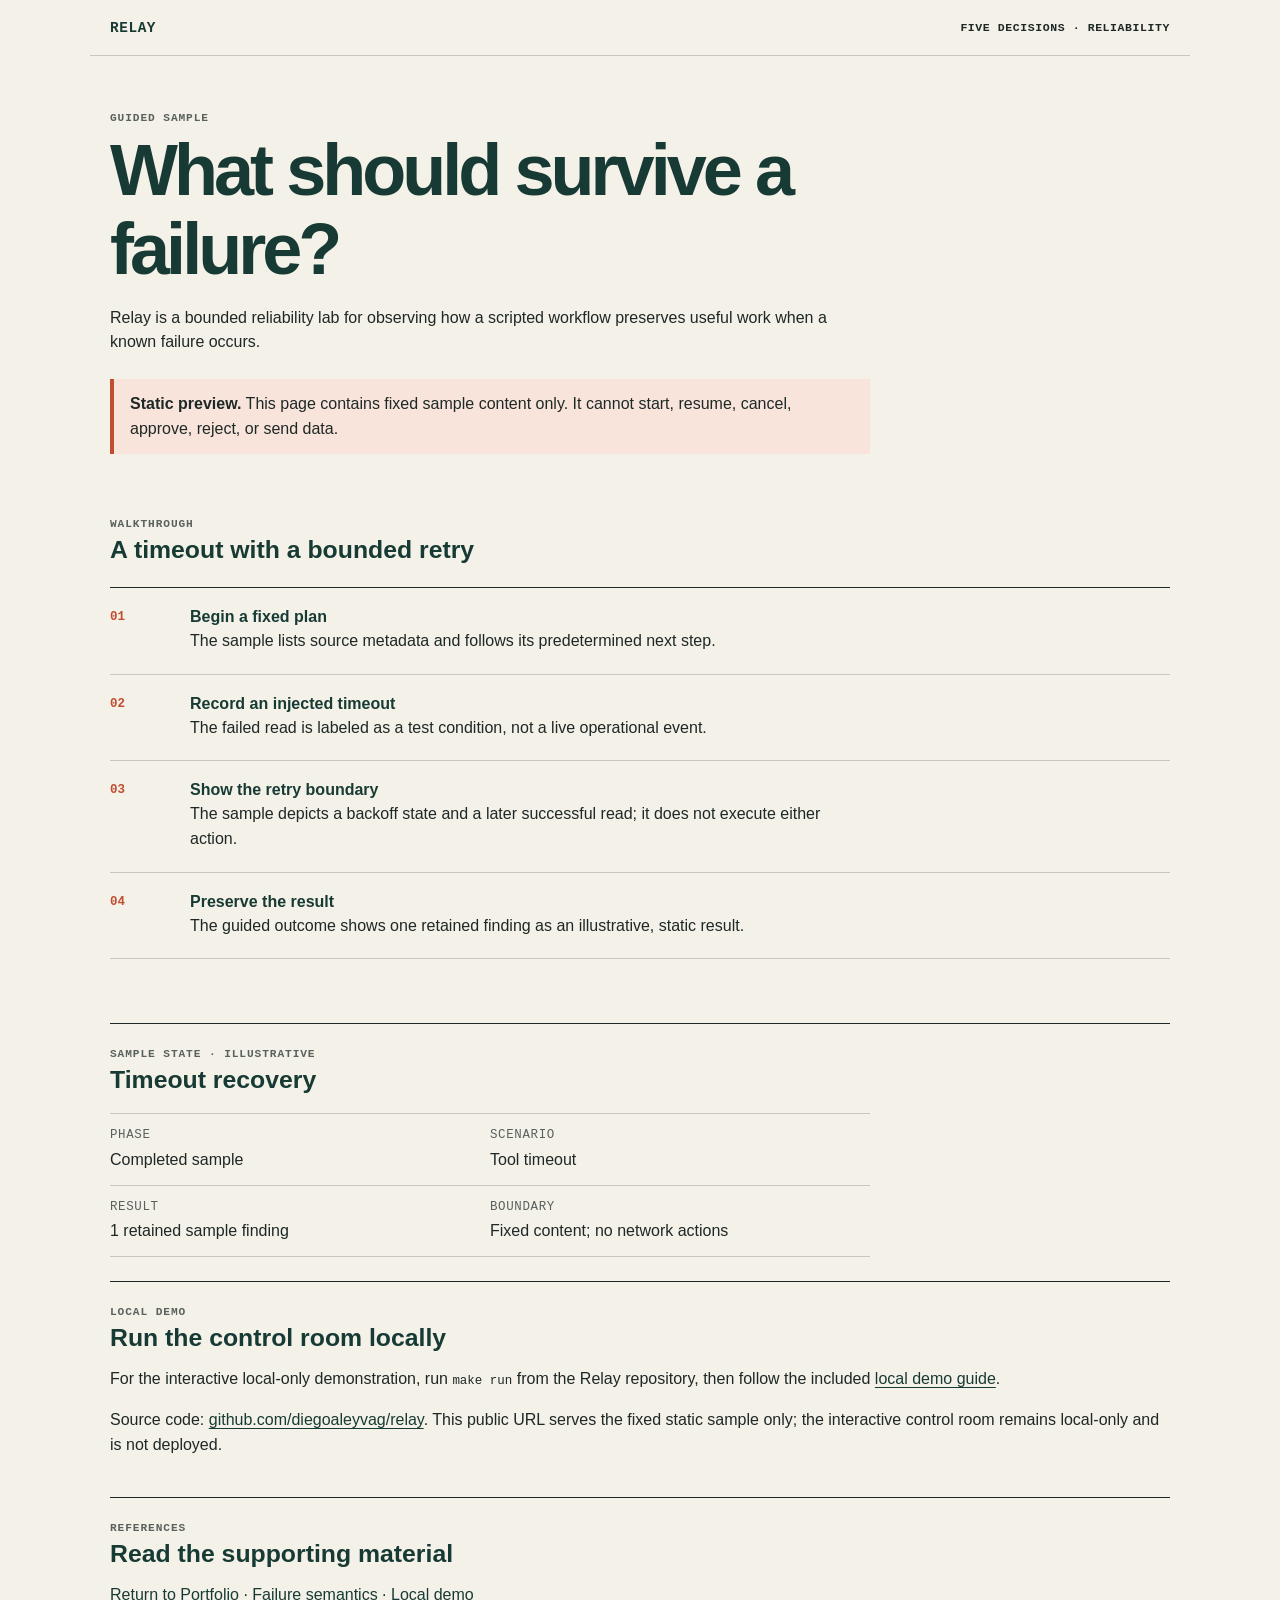
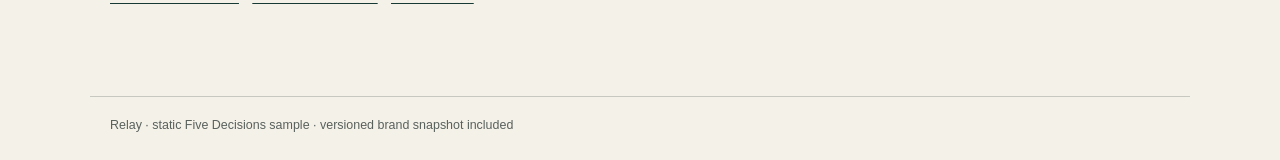
<file: preview/index.html>
<!doctype html>
<html lang="en">
<head>
  <meta charset="utf-8">
  <meta name="viewport" content="width=device-width, initial-scale=1">
  <meta name="description" content="A static, limited Relay guided sample.">
  <title>Relay — Five Decisions preview</title>
  <link rel="icon" href="favicon.ico" sizes="16x16" type="image/x-icon">
  <link rel="stylesheet" href="preview.css">
</head>
<body>
  <header>
    <a class="brand" href="./">Relay</a>
    <span>Five Decisions · Reliability</span>
  </header>
  <main>
    <section class="hero" aria-labelledby="question">
      <p class="eyebrow">Guided sample</p>
      <h1 id="question">What should survive a failure?</h1>
      <p>Relay is a bounded reliability lab for observing how a scripted workflow preserves useful work when a known failure occurs.</p>
      <p class="notice"><strong>Static preview.</strong> This page contains fixed sample content only. It cannot start, resume, cancel, approve, reject, or send data.</p>
    </section>

    <section aria-labelledby="walkthrough">
      <p class="eyebrow">Walkthrough</p>
      <h2 id="walkthrough">A timeout with a bounded retry</h2>
      <ol class="steps">
        <li><span>01</span><div><h3>Begin a fixed plan</h3><p>The sample lists source metadata and follows its predetermined next step.</p></div></li>
        <li><span>02</span><div><h3>Record an injected timeout</h3><p>The failed read is labeled as a test condition, not a live operational event.</p></div></li>
        <li><span>03</span><div><h3>Show the retry boundary</h3><p>The sample depicts a backoff state and a later successful read; it does not execute either action.</p></div></li>
        <li><span>04</span><div><h3>Preserve the result</h3><p>The guided outcome shows one retained finding as an illustrative, static result.</p></div></li>
      </ol>
    </section>

    <section class="sample" aria-labelledby="sample-title">
      <p class="eyebrow">Sample state · illustrative</p>
      <h2 id="sample-title">Timeout recovery</h2>
      <dl>
        <div><dt>Phase</dt><dd>Completed sample</dd></div>
        <div><dt>Scenario</dt><dd>Tool timeout</dd></div>
        <div><dt>Result</dt><dd>1 retained sample finding</dd></div>
        <div><dt>Boundary</dt><dd>Fixed content; no network actions</dd></div>
      </dl>
    </section>

    <section class="next" aria-labelledby="local-demo">
      <p class="eyebrow">Local demo</p>
      <h2 id="local-demo">Run the control room locally</h2>
      <p>For the interactive local-only demonstration, run <code>make run</code> from the Relay repository, then follow the included <a href="demo.html">local demo guide</a>.</p>
      <p>Source code: <a href="https://github.com/diegoaleyvag/relay">github.com/diegoaleyvag/relay</a>. This public URL serves the fixed static sample only; the interactive control room remains local-only and is not deployed.</p>
    </section>
    <section class="resources" aria-labelledby="resources">
      <p class="eyebrow">References</p>
      <h2 id="resources">Read the supporting material</h2>
      <p><a href="https://diegoaleyvag.github.io/">Return to Portfolio</a> · <a href="methodology.html">Failure semantics</a> · <a href="demo.html">Local demo</a></p>
    </section>
  </main>
  <footer>Relay · static Five Decisions sample · versioned brand snapshot included</footer>
</body>
</html>
</file>
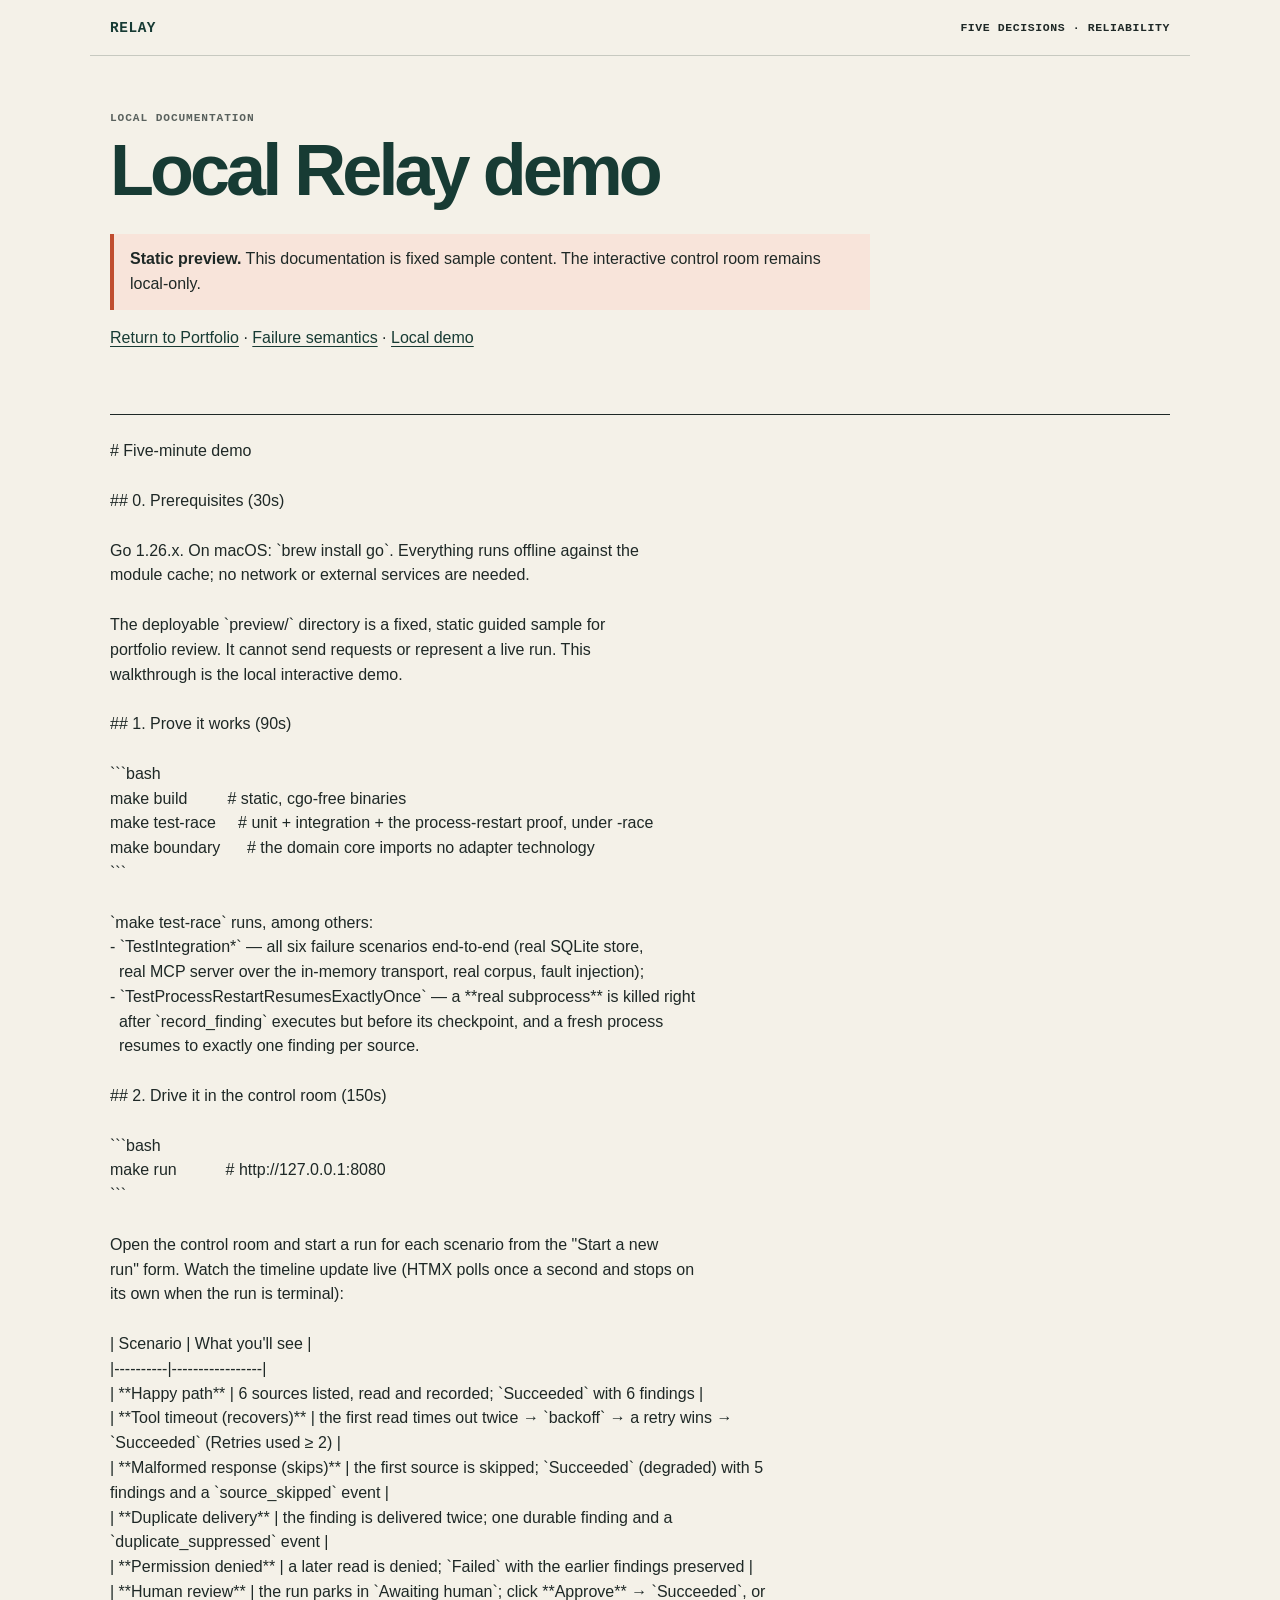
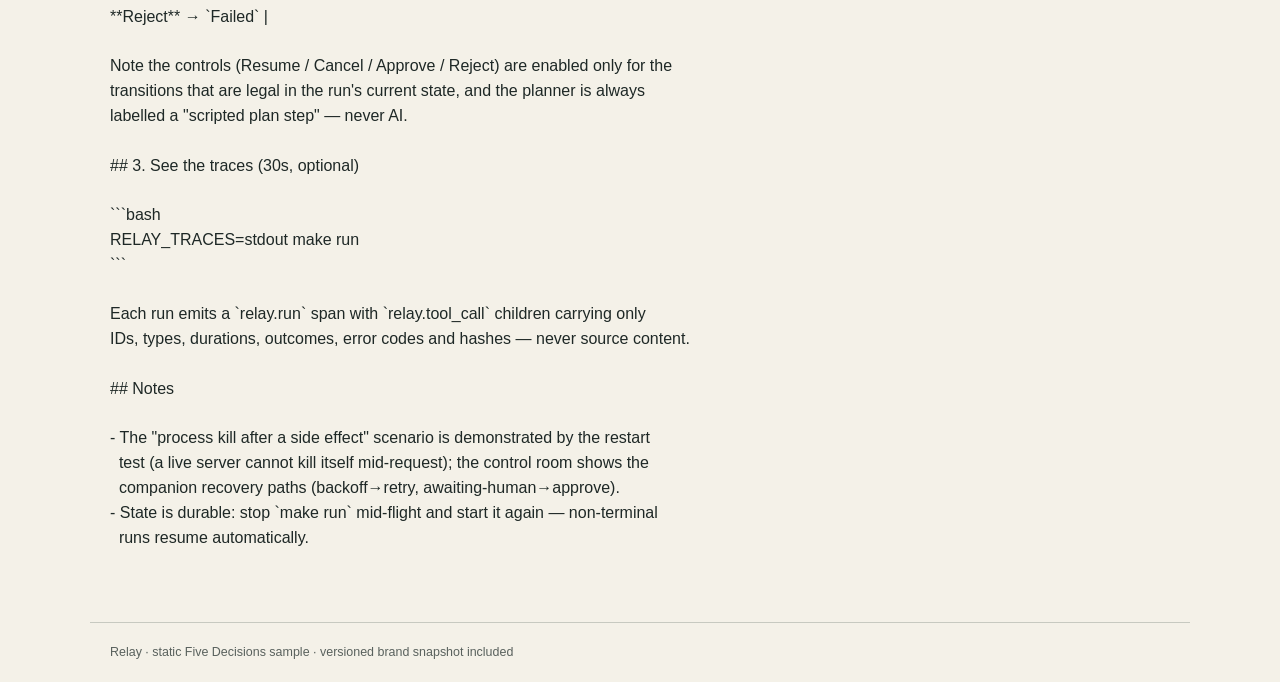
<file: preview/demo.html>
<!doctype html>
<html lang="en">
<head>
  <meta charset="utf-8">
  <meta name="viewport" content="width=device-width, initial-scale=1">
  <meta name="description" content="Static Relay documentation for local use.">
  <title>Local Relay demo | Relay preview</title>
  <link rel="icon" href="favicon.ico" sizes="16x16" type="image/x-icon">
  <link rel="stylesheet" href="preview.css">
</head>
<body>
  <header>
    <a class="brand" href="./">Relay</a>
    <span>Five Decisions · Reliability</span>
  </header>
  <main>
    <section class="hero">
      <p class="eyebrow">Local documentation</p>
      <h1>Local Relay demo</h1>
      <p class="notice"><strong>Static preview.</strong> This documentation is fixed sample content. The interactive control room remains local-only.</p>
      <p><a href="https://diegoaleyvag.github.io/">Return to Portfolio</a> · <a href="methodology.html">Failure semantics</a> · <a href="demo.html">Local demo</a></p>
    </section>
    <section class="source-document" aria-label="Local Relay demo source">
      <pre># Five-minute demo

## 0. Prerequisites (30s)

Go 1.26.x. On macOS: `brew install go`. Everything runs offline against the
module cache; no network or external services are needed.

The deployable `preview/` directory is a fixed, static guided sample for
portfolio review. It cannot send requests or represent a live run. This
walkthrough is the local interactive demo.

## 1. Prove it works (90s)

```bash
make build         # static, cgo-free binaries
make test-race     # unit + integration + the process-restart proof, under -race
make boundary      # the domain core imports no adapter technology
```

`make test-race` runs, among others:
- `TestIntegration*` — all six failure scenarios end-to-end (real SQLite store,
  real MCP server over the in-memory transport, real corpus, fault injection);
- `TestProcessRestartResumesExactlyOnce` — a **real subprocess** is killed right
  after `record_finding` executes but before its checkpoint, and a fresh process
  resumes to exactly one finding per source.

## 2. Drive it in the control room (150s)

```bash
make run           # http://127.0.0.1:8080
```

Open the control room and start a run for each scenario from the &quot;Start a new
run&quot; form. Watch the timeline update live (HTMX polls once a second and stops on
its own when the run is terminal):

| Scenario | What you&#x27;ll see |
|----------|-----------------|
| **Happy path** | 6 sources listed, read and recorded; `Succeeded` with 6 findings |
| **Tool timeout (recovers)** | the first read times out twice → `backoff` → a retry wins → `Succeeded` (Retries used ≥ 2) |
| **Malformed response (skips)** | the first source is skipped; `Succeeded` (degraded) with 5 findings and a `source_skipped` event |
| **Duplicate delivery** | the finding is delivered twice; one durable finding and a `duplicate_suppressed` event |
| **Permission denied** | a later read is denied; `Failed` with the earlier findings preserved |
| **Human review** | the run parks in `Awaiting human`; click **Approve** → `Succeeded`, or **Reject** → `Failed` |

Note the controls (Resume / Cancel / Approve / Reject) are enabled only for the
transitions that are legal in the run&#x27;s current state, and the planner is always
labelled a &quot;scripted plan step&quot; — never AI.

## 3. See the traces (30s, optional)

```bash
RELAY_TRACES=stdout make run
```

Each run emits a `relay.run` span with `relay.tool_call` children carrying only
IDs, types, durations, outcomes, error codes and hashes — never source content.

## Notes

- The &quot;process kill after a side effect&quot; scenario is demonstrated by the restart
  test (a live server cannot kill itself mid-request); the control room shows the
  companion recovery paths (backoff→retry, awaiting-human→approve).
- State is durable: stop `make run` mid-flight and start it again — non-terminal
  runs resume automatically.
</pre>
    </section>
  </main>
  <footer>Relay · static Five Decisions sample · versioned brand snapshot included</footer>
</body>
</html>
</file>
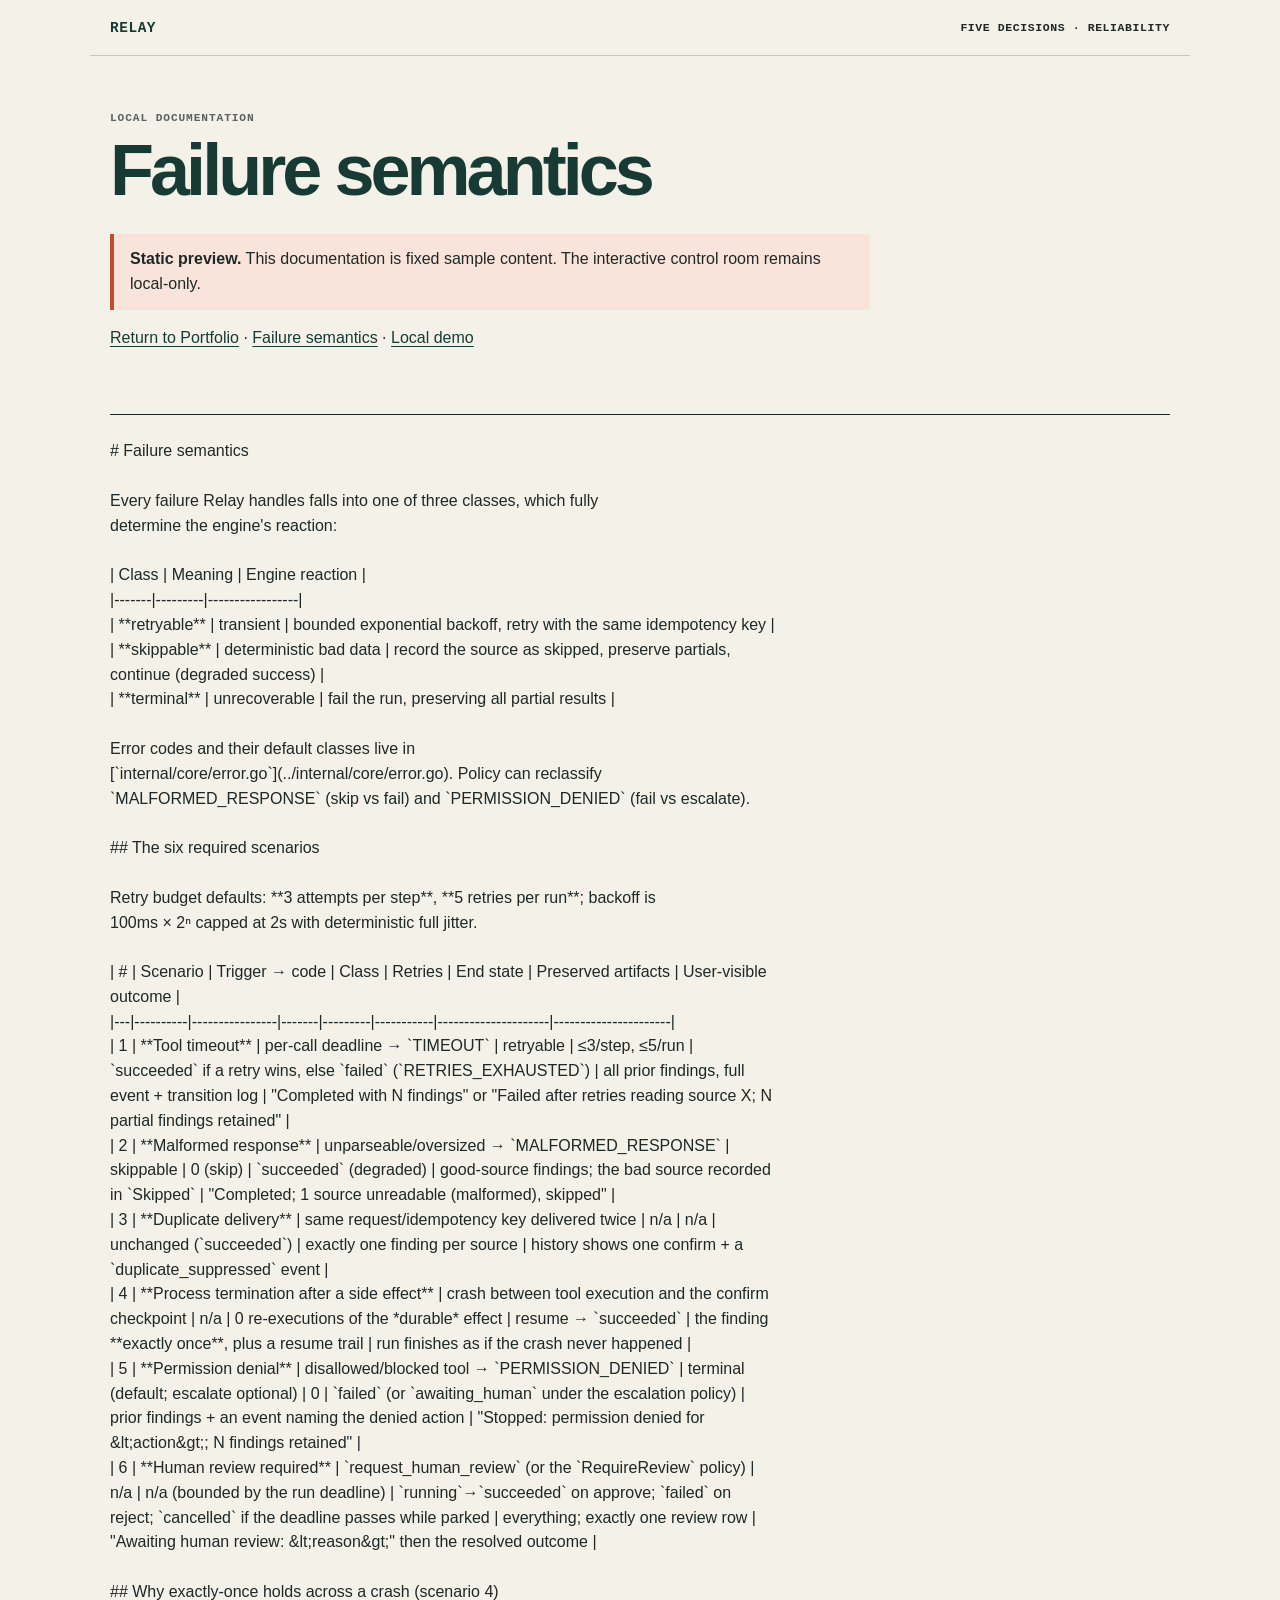
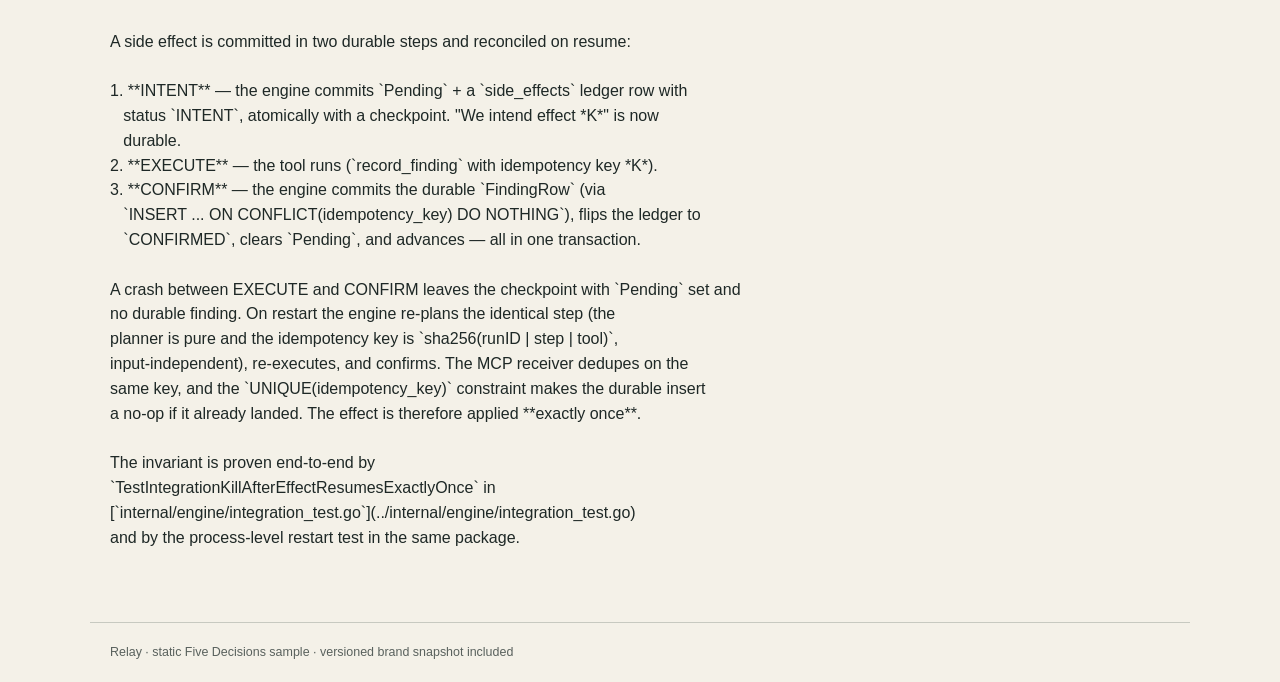
<file: preview/methodology.html>
<!doctype html>
<html lang="en">
<head>
  <meta charset="utf-8">
  <meta name="viewport" content="width=device-width, initial-scale=1">
  <meta name="description" content="Static Relay documentation for local use.">
  <title>Failure semantics | Relay preview</title>
  <link rel="icon" href="favicon.ico" sizes="16x16" type="image/x-icon">
  <link rel="stylesheet" href="preview.css">
</head>
<body>
  <header>
    <a class="brand" href="./">Relay</a>
    <span>Five Decisions · Reliability</span>
  </header>
  <main>
    <section class="hero">
      <p class="eyebrow">Local documentation</p>
      <h1>Failure semantics</h1>
      <p class="notice"><strong>Static preview.</strong> This documentation is fixed sample content. The interactive control room remains local-only.</p>
      <p><a href="https://diegoaleyvag.github.io/">Return to Portfolio</a> · <a href="methodology.html">Failure semantics</a> · <a href="demo.html">Local demo</a></p>
    </section>
    <section class="source-document" aria-label="Failure semantics source">
      <pre># Failure semantics

Every failure Relay handles falls into one of three classes, which fully
determine the engine&#x27;s reaction:

| Class | Meaning | Engine reaction |
|-------|---------|-----------------|
| **retryable** | transient | bounded exponential backoff, retry with the same idempotency key |
| **skippable** | deterministic bad data | record the source as skipped, preserve partials, continue (degraded success) |
| **terminal** | unrecoverable | fail the run, preserving all partial results |

Error codes and their default classes live in
[`internal/core/error.go`](../internal/core/error.go). Policy can reclassify
`MALFORMED_RESPONSE` (skip vs fail) and `PERMISSION_DENIED` (fail vs escalate).

## The six required scenarios

Retry budget defaults: **3 attempts per step**, **5 retries per run**; backoff is
100ms × 2ⁿ capped at 2s with deterministic full jitter.

| # | Scenario | Trigger → code | Class | Retries | End state | Preserved artifacts | User-visible outcome |
|---|----------|----------------|-------|---------|-----------|---------------------|----------------------|
| 1 | **Tool timeout** | per-call deadline → `TIMEOUT` | retryable | ≤3/step, ≤5/run | `succeeded` if a retry wins, else `failed` (`RETRIES_EXHAUSTED`) | all prior findings, full event + transition log | &quot;Completed with N findings&quot; or &quot;Failed after retries reading source X; N partial findings retained&quot; |
| 2 | **Malformed response** | unparseable/oversized → `MALFORMED_RESPONSE` | skippable | 0 (skip) | `succeeded` (degraded) | good-source findings; the bad source recorded in `Skipped` | &quot;Completed; 1 source unreadable (malformed), skipped&quot; |
| 3 | **Duplicate delivery** | same request/idempotency key delivered twice | n/a | n/a | unchanged (`succeeded`) | exactly one finding per source | history shows one confirm + a `duplicate_suppressed` event |
| 4 | **Process termination after a side effect** | crash between tool execution and the confirm checkpoint | n/a | 0 re-executions of the *durable* effect | resume → `succeeded` | the finding **exactly once**, plus a resume trail | run finishes as if the crash never happened |
| 5 | **Permission denial** | disallowed/blocked tool → `PERMISSION_DENIED` | terminal (default; escalate optional) | 0 | `failed` (or `awaiting_human` under the escalation policy) | prior findings + an event naming the denied action | &quot;Stopped: permission denied for &amp;lt;action&amp;gt;; N findings retained&quot; |
| 6 | **Human review required** | `request_human_review` (or the `RequireReview` policy) | n/a | n/a (bounded by the run deadline) | `running`→`succeeded` on approve; `failed` on reject; `cancelled` if the deadline passes while parked | everything; exactly one review row | &quot;Awaiting human review: &amp;lt;reason&amp;gt;&quot; then the resolved outcome |

## Why exactly-once holds across a crash (scenario 4)

A side effect is committed in two durable steps and reconciled on resume:

1. **INTENT** — the engine commits `Pending` + a `side_effects` ledger row with
   status `INTENT`, atomically with a checkpoint. &quot;We intend effect *K*&quot; is now
   durable.
2. **EXECUTE** — the tool runs (`record_finding` with idempotency key *K*).
3. **CONFIRM** — the engine commits the durable `FindingRow` (via
   `INSERT ... ON CONFLICT(idempotency_key) DO NOTHING`), flips the ledger to
   `CONFIRMED`, clears `Pending`, and advances — all in one transaction.

A crash between EXECUTE and CONFIRM leaves the checkpoint with `Pending` set and
no durable finding. On restart the engine re-plans the identical step (the
planner is pure and the idempotency key is `sha256(runID | step | tool)`,
input-independent), re-executes, and confirms. The MCP receiver dedupes on the
same key, and the `UNIQUE(idempotency_key)` constraint makes the durable insert
a no-op if it already landed. The effect is therefore applied **exactly once**.

The invariant is proven end-to-end by
`TestIntegrationKillAfterEffectResumesExactlyOnce` in
[`internal/engine/integration_test.go`](../internal/engine/integration_test.go)
and by the process-level restart test in the same package.
</pre>
    </section>
  </main>
  <footer>Relay · static Five Decisions sample · versioned brand snapshot included</footer>
</body>
</html>
</file>
<file: preview/preview.css>
:root { --field:#173b34; --graphite:#1e2826; --survey:#f4f1e8; --paper:#fffdf8; --signal:#c04d2f; --line:#c7c9c0; --muted:#59615d; }
* { box-sizing:border-box; }
body { margin:0; color:var(--graphite); background:var(--survey); font:16px/1.55 "Public Sans",Arial,sans-serif; }
header,main,footer { max-width:1100px; margin:0 auto; padding-left:1.25rem; padding-right:1.25rem; }
header { min-height:56px; display:flex; justify-content:space-between; align-items:center; border-bottom:1px solid var(--line); font:700 .72rem "Martian Mono",ui-monospace,monospace; letter-spacing:.05em; text-transform:uppercase; }
.brand { color:var(--field); text-decoration:none; font-size:.9rem; }
main { padding-top:3.5rem; padding-bottom:3rem; }
.hero { max-width:760px; margin-bottom:4rem; }
.eyebrow { margin:0; color:var(--muted); font:700 .7rem "Martian Mono",ui-monospace,monospace; letter-spacing:.08em; text-transform:uppercase; }
h1,h2,h3 { color:var(--field); line-height:1.1; }
h1 { max-width:700px; margin:.45rem 0 1rem; font-size:clamp(2.35rem,6vw,4.5rem); letter-spacing:-.055em; }
h2 { margin:.35rem 0 1rem; font-size:1.55rem; }
h3 { margin:0 0 .2rem; font-size:1rem; }
.notice { margin-top:1.5rem; padding:.8rem 1rem; border-left:4px solid var(--signal); background:#f8e4da; }
.steps { margin:1.5rem 0 4rem; padding:0; list-style:none; border-top:1px solid var(--graphite); }
.steps li { display:grid; grid-template-columns:4rem 1fr; gap:1rem; padding:1.25rem 0; border-bottom:1px solid var(--line); }
.steps span,dt,code { font-family:"Martian Mono",ui-monospace,monospace; font-size:.78rem; }
.steps span { color:var(--signal); font-weight:700; }
.steps p { margin:0; max-width:650px; }
.sample,.next,.resources,.source-document { padding:1.5rem 0; border-top:1px solid var(--graphite); }
.source-document pre { margin:0; max-width:75ch; overflow-wrap:anywhere; white-space:pre-wrap; font:inherit; }
dl { display:grid; grid-template-columns:repeat(2,minmax(0,1fr)); gap:0; max-width:760px; margin:1.25rem 0 0; border-top:1px solid var(--line); }
dl div { padding:.75rem 0; border-bottom:1px solid var(--line); }
dt { color:var(--muted); text-transform:uppercase; letter-spacing:.05em; }
dd { margin:.15rem 0 0; }
a { color:var(--field); text-underline-offset:.18em; }
a:focus-visible { outline:3px solid var(--signal); outline-offset:3px; }
footer { padding-top:1.2rem; padding-bottom:1.2rem; border-top:1px solid var(--line); color:var(--muted); font-size:.78rem; }
@media (max-width:600px) { header span { display:none; } main { padding-top:2.25rem; } .hero { margin-bottom:3rem; } .steps { margin-bottom:3rem; } dl { grid-template-columns:1fr; } }
@media (prefers-reduced-motion:reduce) { *,*::before,*::after { animation:none !important; scroll-behavior:auto !important; transition:none !important; } }
</file>
